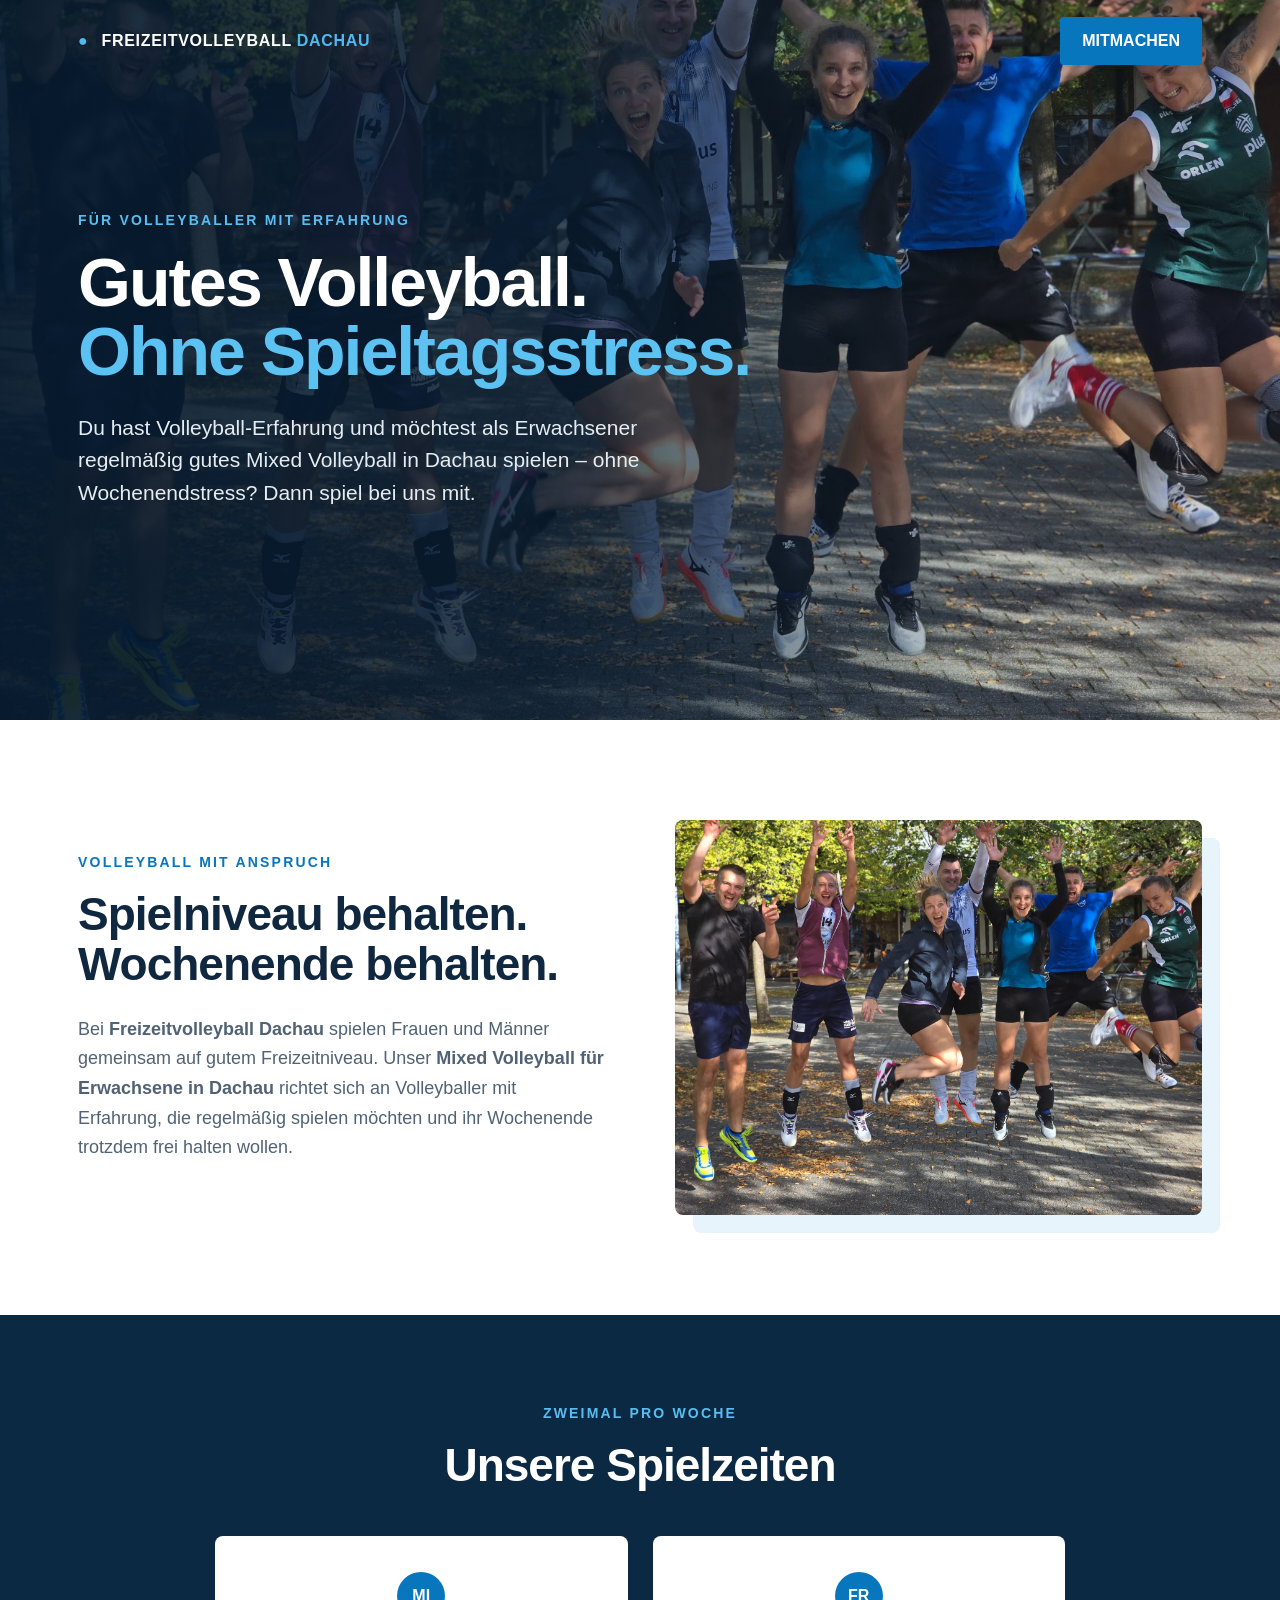
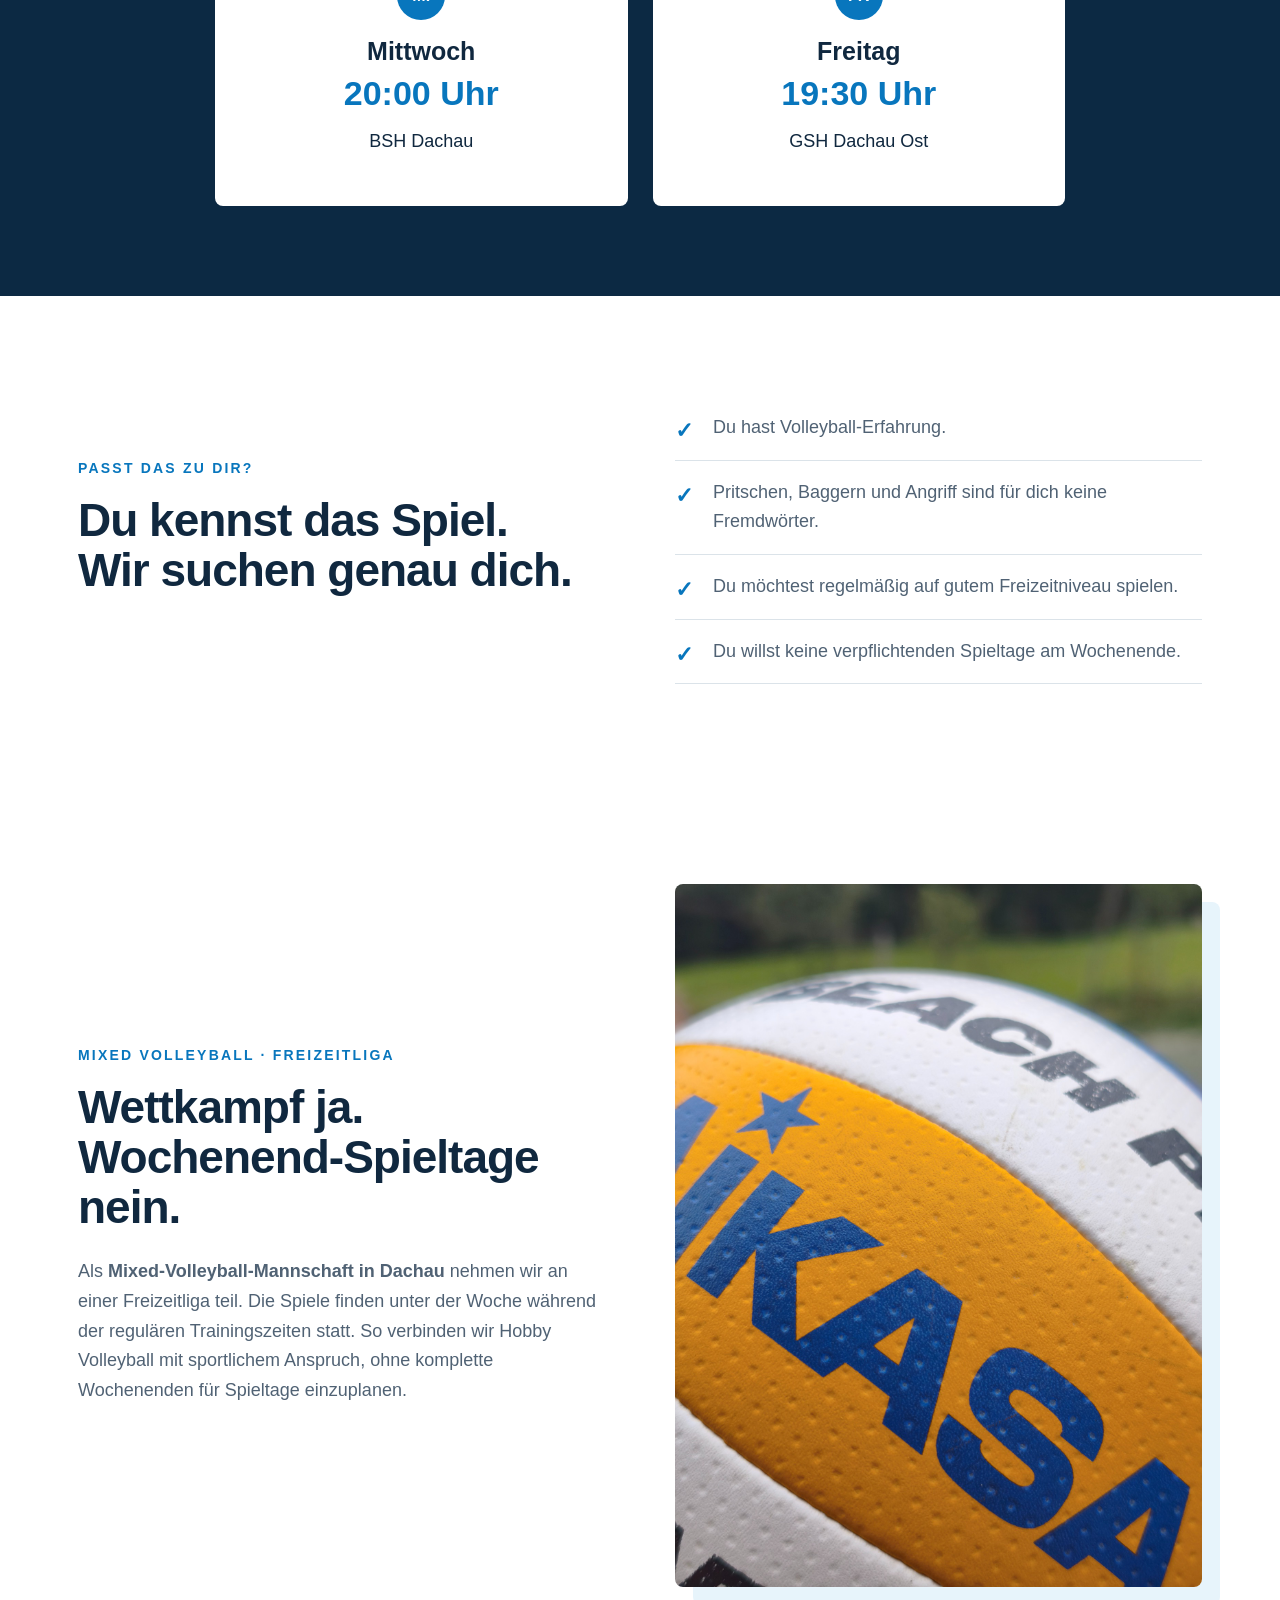
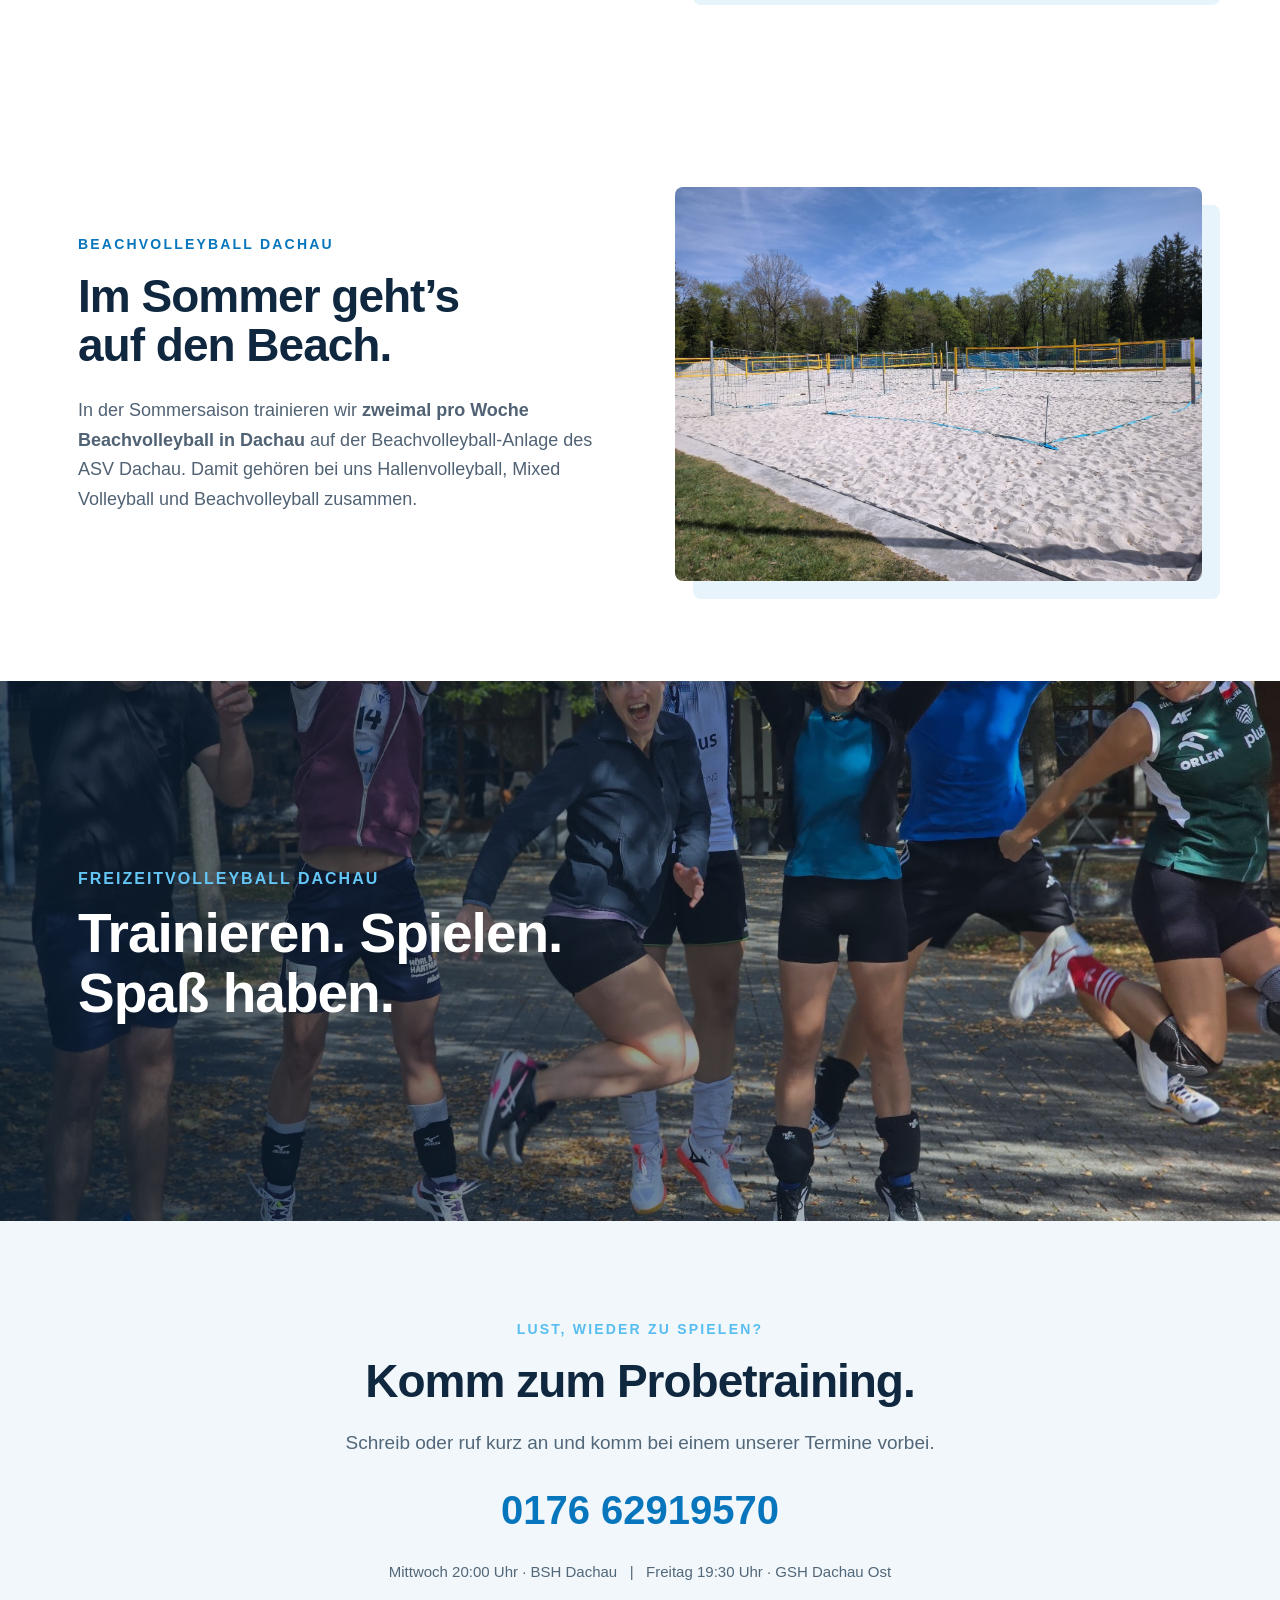
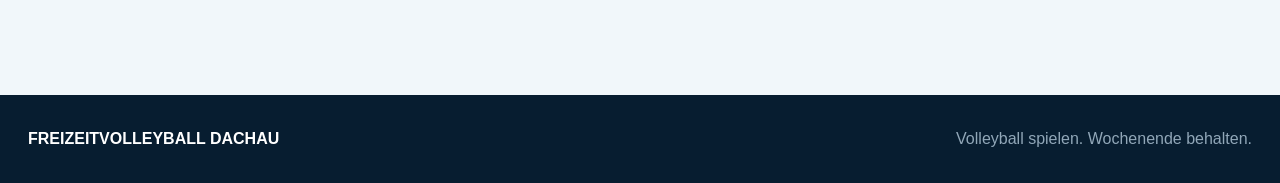
<file: index.html>
<!doctype html><html lang="de"><head><meta charset="utf-8"><meta name="viewport" content="width=device-width,initial-scale=1"><title>Freizeitvolleyball Dachau | Mixed Volleyball & Beachvolleyball</title><meta name="description" content="Freizeitvolleyball in Dachau für Erwachsene mit Volleyball-Erfahrung: Mixed Volleyball, Hobby Volleyball, Freizeitliga und Beachvolleyball. Training mittwochs und freitags."><link rel="icon" type="image/png" sizes="96x96" href="/favicon.png"><link rel="apple-touch-icon" sizes="180x180" href="/apple-touch-icon.png"><link rel="stylesheet" href="style.css"></head><body>
<header class="hero"><nav><div class="brand"><span class="ball">●</span> FREIZEITVOLLEYBALL <b>DACHAU</b></div><a href="#kontakt" class="navcta">MITMACHEN</a></nav><div class="hero-content"><div class="eyebrow">FÜR VOLLEYBALLER MIT ERFAHRUNG</div><h1>Gutes Volleyball.<br><span>Ohne Spieltagsstress.</span></h1><p>Du hast Volleyball-Erfahrung und möchtest als Erwachsener regelmäßig gutes Mixed Volleyball in Dachau spielen – ohne Wochenendstress? Dann spiel bei uns mit.</p></div></header>
<main><section class="intro"><div><div class="eyebrow blue">VOLLEYBALL MIT ANSPRUCH</div><h2>Spielniveau behalten.<br>Wochenende behalten.</h2><p>Bei <strong>Freizeitvolleyball Dachau</strong> spielen Frauen und Männer gemeinsam auf gutem Freizeitniveau. Unser <strong>Mixed Volleyball für Erwachsene in Dachau</strong> richtet sich an Volleyballer mit Erfahrung, die regelmäßig spielen möchten und ihr Wochenende trotzdem frei halten wollen.</p></div><img src="images/team.jpg" alt="Freizeitvolleyball Dachau – Volleyballgruppe"></section>
<section class="times"><div class="eyebrow">ZWEIMAL PRO WOCHE</div><h2>Unsere Spielzeiten</h2><div class="cards"><article><span>MI</span><h3>Mittwoch</h3><strong>20:00 Uhr</strong><p>BSH Dachau</p></article><article><span>FR</span><h3>Freitag</h3><strong>19:30 Uhr</strong><p>GSH Dachau Ost</p></article></div></section>
<section class="fit"><div><div class="eyebrow blue">PASST DAS ZU DIR?</div><h2>Du kennst das Spiel.<br>Wir suchen genau dich.</h2></div><ul><li>Du hast Volleyball-Erfahrung.</li><li>Pritschen, Baggern und Angriff sind für dich keine Fremdwörter.</li><li>Du möchtest regelmäßig auf gutem Freizeitniveau spielen.</li><li>Du willst keine verpflichtenden Spieltage am Wochenende.</li></ul></section>
<section class="intro"><div><div class="eyebrow blue">MIXED VOLLEYBALL · FREIZEITLIGA</div><h2>Wettkampf ja.<br>Wochenend-Spieltage nein.</h2><p>Als <strong>Mixed-Volleyball-Mannschaft in Dachau</strong> nehmen wir an einer Freizeitliga teil. Die Spiele finden unter der Woche während der regulären Trainingszeiten statt. So verbinden wir Hobby Volleyball mit sportlichem Anspruch, ohne komplette Wochenenden für Spieltage einzuplanen.</p></div><img src="images/mikasa.jpg" alt="Mixed Volleyball und Freizeitliga in Dachau"></section>
<section class="intro"><div><div class="eyebrow blue">BEACHVOLLEYBALL DACHAU</div><h2>Im Sommer geht’s<br>auf den Beach.</h2><p>In der Sommersaison trainieren wir <strong>zweimal pro Woche Beachvolleyball in Dachau</strong> auf der Beachvolleyball-Anlage des ASV Dachau. Damit gehören bei uns Hallenvolleyball, Mixed Volleyball und Beachvolleyball zusammen.</p></div><img src="images/beachanlage.jpg" alt="Beachvolleyball in Dachau – Beachvolleyball-Anlage"></section>
<section class="photo"><img src="images/team.jpg" alt="Spielerinnen und Spieler von Freizeitvolleyball Dachau"><div><p>FREIZEITVOLLEYBALL DACHAU</p><h2>Trainieren. Spielen.<br>Spaß haben.</h2></div></section>
<section id="kontakt" class="contact"><div class="eyebrow">LUST, WIEDER ZU SPIELEN?</div><h2>Komm zum Probetraining.</h2><p>Schreib oder ruf kurz an und komm bei einem unserer Termine vorbei.</p><a class="phone" href="tel:+4917662919570">0176 62919570</a><p class="small">Mittwoch 20:00 Uhr · BSH Dachau &nbsp; | &nbsp; Freitag 19:30 Uhr · GSH Dachau Ost</p></section></main>
<footer><strong>FREIZEITVOLLEYBALL DACHAU</strong><span>Volleyball spielen. Wochenende behalten.</span></footer></body></html>
</file>
<file: style.css>
*{box-sizing:border-box}html{scroll-behavior:smooth}body{margin:0;font-family:Arial,Helvetica,sans-serif;color:#10283f;background:#fff}nav{height:82px;display:flex;align-items:center;justify-content:space-between;max-width:1180px;margin:auto;padding:0 28px;position:relative;z-index:2}.brand{font-weight:800;letter-spacing:.7px;color:#fff}.brand b{color:#50b9ef}.ball{color:#50b9ef;margin-right:8px}.navcta,.cta{color:#fff;text-decoration:none;background:#0876bd;font-weight:800;padding:15px 22px;border-radius:4px}.hero{min-height:720px;position:relative;background:linear-gradient(90deg,rgba(5,25,45,.94) 0%,rgba(5,25,45,.82) 42%,rgba(5,25,45,.2) 78%),url('images/team.jpg') center/cover}.hero-content{max-width:1180px;margin:0 auto;padding:130px 28px 100px;color:#fff}.eyebrow{font-size:14px;letter-spacing:2.2px;font-weight:800;color:#58bdf0;margin-bottom:20px}.hero h1{font-size:68px;line-height:1.02;margin:0 0 25px;max-width:800px;letter-spacing:-2px}.hero h1 span{color:#5cc2f2}.hero p{font-size:21px;line-height:1.55;max-width:660px;margin-bottom:38px;color:#e5edf3}.cta{display:inline-block;padding:18px 28px}.intro,.fit,.league{max-width:1180px;margin:auto;padding:100px 28px;display:grid;grid-template-columns:1fr 1fr;gap:70px;align-items:center}.intro img{width:100%;border-radius:8px;box-shadow:18px 18px 0 #e7f4fb}.blue{color:#0876bd}h2{font-size:46px;line-height:1.08;margin:0 0 25px;letter-spacing:-1px}.intro p,.fit li,.league p{font-size:18px;line-height:1.65;color:#506274}.times{background:#0c2943;color:white;padding:90px 28px;text-align:center}.times h2{margin-bottom:45px}.cards{display:flex;max-width:850px;margin:auto;gap:25px}.cards article{flex:1;background:#fff;color:#10283f;padding:36px;border-radius:8px}.cards article span{display:inline-grid;place-items:center;background:#0876bd;color:#fff;width:48px;height:48px;border-radius:50%;font-weight:bold}.cards h3{font-size:25px;margin:17px 0 8px}.cards strong{font-size:34px;color:#0876bd}.cards p{font-size:18px}.ball-photo{overflow:hidden;border-radius:8px}.ball-photo img{display:block;width:100%;height:430px;object-fit:cover;border-radius:8px}.fit ul{list-style:none;padding:0;margin:0}.fit li{padding:17px 0 17px 38px;border-bottom:1px solid #dbe3e9;position:relative}.fit li:before{content:'✓';position:absolute;left:0;color:#0876bd;font-weight:900;font-size:22px}.summer{height:590px;position:relative;overflow:hidden;background:#0c2943}.summer>img{width:100%;height:100%;object-fit:cover}.summer:after{content:'';position:absolute;inset:0;background:linear-gradient(90deg,rgba(5,25,45,.9),rgba(5,25,45,.55) 46%,rgba(5,25,45,.08) 78%)}.summer-overlay{position:absolute;z-index:2;left:max(28px,calc((100% - 1124px)/2));top:50%;transform:translateY(-50%);color:#fff;max-width:550px}.summer-overlay h2{font-size:55px}.summer-overlay p{font-size:20px;line-height:1.55;color:#eef6fa}.photo{height:540px;position:relative;overflow:hidden}.photo img{width:100%;height:100%;object-fit:cover}.photo:after{content:'';position:absolute;inset:0;background:linear-gradient(90deg,rgba(5,25,45,.78),rgba(5,25,45,.08))}.photo div{position:absolute;z-index:2;left:max(28px,calc((100% - 1124px)/2));top:50%;transform:translateY(-50%);color:#fff}.photo div p{font-weight:800;letter-spacing:2px;color:#64c6f5}.photo h2{font-size:55px}.contact{text-align:center;padding:100px 28px;background:#f1f7fa}.contact p{font-size:19px;color:#526779}.phone{display:inline-block;font-size:40px;font-weight:900;color:#0876bd;text-decoration:none;margin:15px 0}.contact .small{font-size:15px}footer{background:#071d30;color:#fff;padding:35px 28px;display:flex;justify-content:space-between;gap:20px}footer span{color:#91a7b8}@media(max-width:750px){.hero{min-height:650px;background-position:60% center}.hero h1{font-size:44px}.hero-content{padding-top:100px}.brand{font-size:13px}.navcta{padding:11px 14px;font-size:12px}.intro,.fit,.league{grid-template-columns:1fr;padding:70px 22px;gap:40px}.intro img,.league .ball-photo{order:-1}h2{font-size:36px}.cards{flex-direction:column}.ball-photo img{height:330px}.summer{height:540px}.summer-overlay{left:22px;right:22px}.summer-overlay h2{font-size:40px}.summer-overlay p{font-size:17px}.photo{height:450px}.photo h2{font-size:40px}.phone{font-size:32px}footer{flex-direction:column;text-align:center}}
</file>
